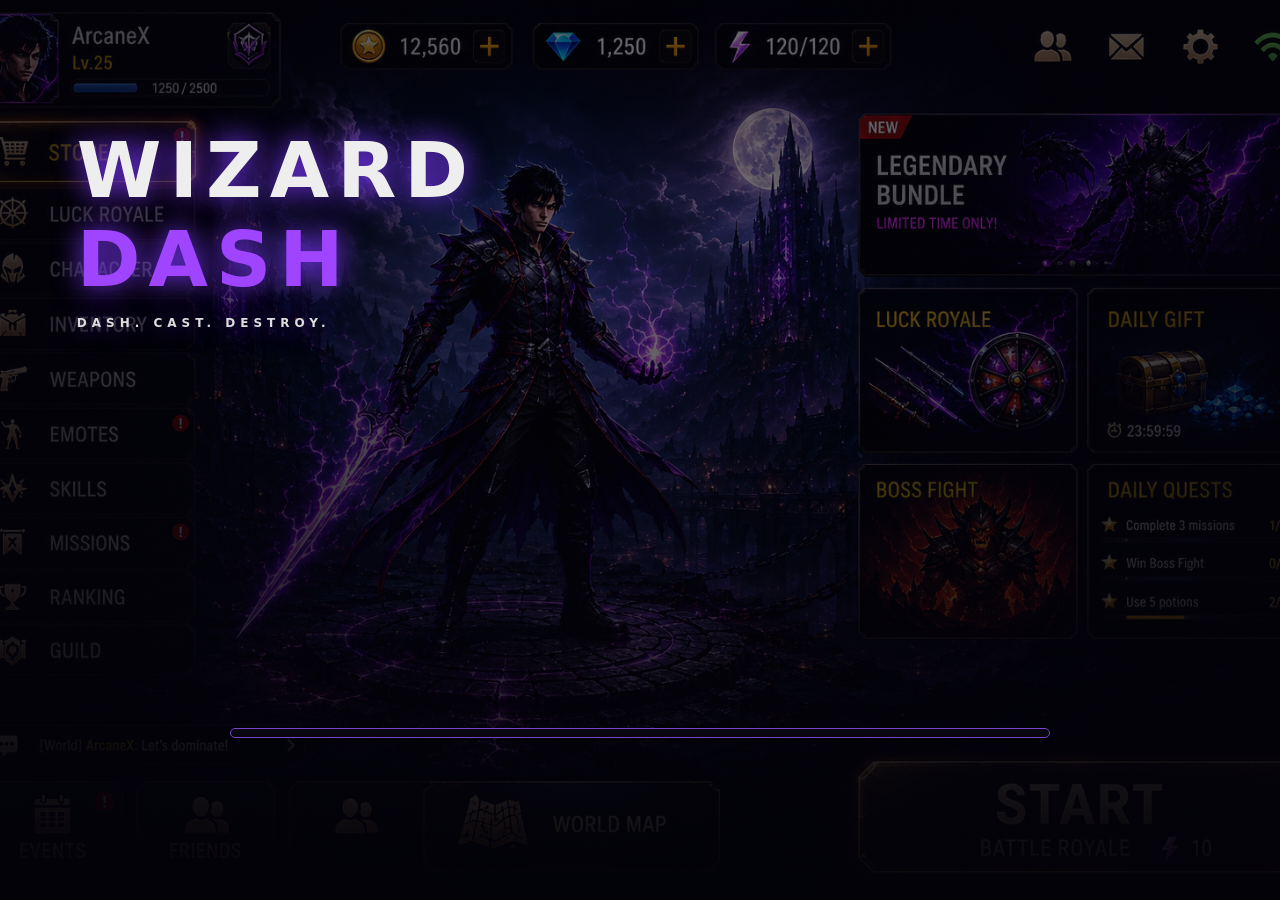
<file: index.html>
<!doctype html>
<html lang="en">
<head>
  <meta charset="utf-8">
  <meta name="viewport" content="width=device-width,initial-scale=1,maximum-scale=1,user-scalable=no,viewport-fit=cover">
  <meta name="theme-color" content="#070711">
  <meta name="mobile-web-app-capable" content="yes">
  <meta name="apple-mobile-web-app-capable" content="yes">
  <title>Wizard Dash</title>
  <link rel="manifest" href="manifest.json">
  <link rel="stylesheet" href="css/base.css">
  <link rel="stylesheet" href="css/screens.css">
</head>
<body>
  <div id="orientation" class="orientation">
    <div class="orientation-card"><div class="rotate-icon">⟳</div><h2>ROTATE DEVICE</h2><p>Wizard Dash is designed for landscape play.</p></div>
  </div>

  <main id="app">
    <section id="splash" class="screen active">
      <div class="splash-art"></div>
      <div class="splash-overlay"></div>
      <div class="splash-title"><span>WIZARD</span><b>DASH</b><small>DASH. CAST. DESTROY.</small></div>
      <div class="loading"><div id="loading-bar"></div></div>
      <div id="loading-text">LOADING 0%</div>
    </section>

    <section id="login" class="screen">
      <div class="login-art"></div>
      <div class="login-panel">
        <div class="brand">WIZARD <b>DASH</b></div>
        <h1>ENTER THE REALM</h1>
        <p>Create your player profile, then choose Google, GOST ID, or Guest.</p>
        <label class="name-field"><span>PLAYER NAME</span><input id="player-name" maxlength="18" autocomplete="nickname" value="ArcaneX"></label>
        <div class="auth-row">
          <button class="auth-btn google" data-auth="Google">G <span>GOOGLE</span></button>
          <button class="auth-btn gost" data-auth="GOST ID">◈ <span>GOST ID</span></button>
          <button class="auth-btn guest" data-auth="Guest">GUEST</button>
        </div>
        <div class="login-note">16+ • Your progress is saved on this device</div>
      </div>
    </section>

    <section id="home" class="screen">
      <header class="topbar">
        <button id="profile-mini" class="profile-mini"></button>
        <div class="currency"><span>🪙 <b id="gold">0</b> ＋</span><span>💎 <b id="diamonds">0</b> ＋</span><span>⚡ <b id="energy">0</b>/<b id="max-energy">0</b> ＋</span></div>
        <div class="top-actions"><button data-open="friends">♟</button><button data-open="messages">✉</button><button data-open="settings">⚙</button><span class="online-dot">●</span></div>
      </header>

      <aside class="left-nav">
        <button class="nav-btn active" data-open="shop">🛒 <span>STORE</span><i>!</i></button>
        <button class="nav-btn" data-open="wheel">◉ <span>LUCK WHEEL</span></button>
        <button class="nav-btn" data-open="profile">◉ <span>CHARACTER</span></button>
        <button class="nav-btn" data-open="inventory">▣ <span>INVENTORY</span></button>
        <button class="nav-btn" data-open="weapons">⚔ <span>WEAPONS</span></button>
        <button class="nav-btn" data-open="emotes">♟ <span>EMOTES</span></button>
        <button class="nav-btn" data-open="skills">✦ <span>SKILLS</span></button>
        <button class="nav-btn" data-open="missions">▤ <span>MISSIONS</span><i>!</i></button>
        <button class="nav-btn" data-open="ranking">🏆 <span>RANKING</span></button>
        <button class="nav-btn" data-open="guild">♜ <span>GUILD</span></button>
      </aside>

      <section class="hero">
        <div class="hero-bg"></div>
        <div id="hero-character" class="hero-character"><div class="hero-aura"></div><div class="hero-body">⚔</div></div>
        <button id="hero-emote" class="emote-trigger">EMOTES</button>
      </section>

      <aside class="right-stack">
        <div class="promo card"><span>NEW</span><h3>VOID HUNTER BUNDLE</h3><p>Limited legendary set</p></div>
        <button class="card action-card" data-open="wheel"><strong>LUCK WHEEL</strong><small>Weapons • skins • diamonds</small></button>
        <button class="card action-card" data-open="daily"><strong>DAILY GIFT</strong><small id="daily-status">Free reward available</small></button>
        <button class="card boss-card" data-open="boss"><strong>BOSS FIGHT</strong><small>Next boss challenge</small></button>
        <div class="card quests"><strong>DAILY QUESTS</strong><p>★ Complete 3 missions <b id="q1">0/3</b></p><p>★ Win a boss fight <b id="q2">0/1</b></p><p>★ Use 5 potions <b id="q3">0/5</b></p></div>
      </aside>

      <div class="bottom-tools">
        <div class="chat">💬 <span>[World] ArcaneX: Let's dominate!</span></div>
        <div class="quick"><button data-open="events">EVENTS</button><button data-open="friends">FRIENDS</button><button data-open="inventory">ITEMS</button></div>
      </div>

      <div class="start-zone">
        <button id="map-selector" class="map-selector">🗺 <span id="selected-world">WORLD 1 • CURSED FOREST</span> ▴</button>
        <button id="start-btn" class="start-btn"><span>START</span><small id="start-label">MISSION 1 • ⚡10</small></button>
        <button id="quick-emotes" class="quick-emotes">✦ EMOTES</button>
      </div>
    </section>

    <section id="panel" class="screen panel-screen">
      <div class="panel-head"><button id="panel-back">←</button><div><h1 id="panel-title"></h1><p id="panel-subtitle"></p></div><button id="panel-close">×</button></div>
      <div id="panel-content" class="panel-content"></div>
    </section>

    <section id="map" class="screen panel-screen">
      <div class="panel-head"><button data-back-home>←</button><div><h1>WORLD MAP</h1><p>Complete each world to unlock the next.</p></div><button data-back-home>×</button></div>
      <div id="world-grid" class="world-grid"></div>
    </section>

    <section id="combat" class="screen combat-screen">
      <canvas id="game-canvas"></canvas>
      <div class="combat-hud">
        <div class="combat-player"><div id="combat-avatar"></div><div><b id="combat-name">ArcaneX</b><div class="bar hp"><i id="player-hp"></i></div><small id="combat-hp-text"></small></div></div>
        <div class="combat-info"><b id="mission-title">WORLD 1 • MISSION 1</b><span id="mission-objective">Defeat all enemies</span></div>
        <div class="combat-right"><span>🪙 <b id="combat-gold">0</b></span><span>💎 <b id="combat-diamond">0</b></span><button id="combat-pause">Ⅱ</button></div>
      </div>
      <div class="combat-message" id="combat-message"></div>
      <div class="touch-controls">
        <div class="move-pad"><button data-key="a">←</button><button data-key="d">→</button><button data-key="w">↑</button><button data-key="s">↓</button></div>
        <div class="combat-actions"><button data-action="dash">DASH</button><button data-action="jump">JUMP</button><button data-action="strike">⚔</button><button data-action="skill">✦</button><button data-action="shield">◉</button><button data-action="potion">🧪</button></div>
      </div>
      <div class="combat-pause" id="pause-menu"><div><h2>PAUSED</h2><button id="resume">RESUME</button><button id="quit-combat">QUIT MISSION</button></div></div>
    </section>
  </main>

  <script type="module" src="js/main.js"></script>
</body>
</html>
</file>
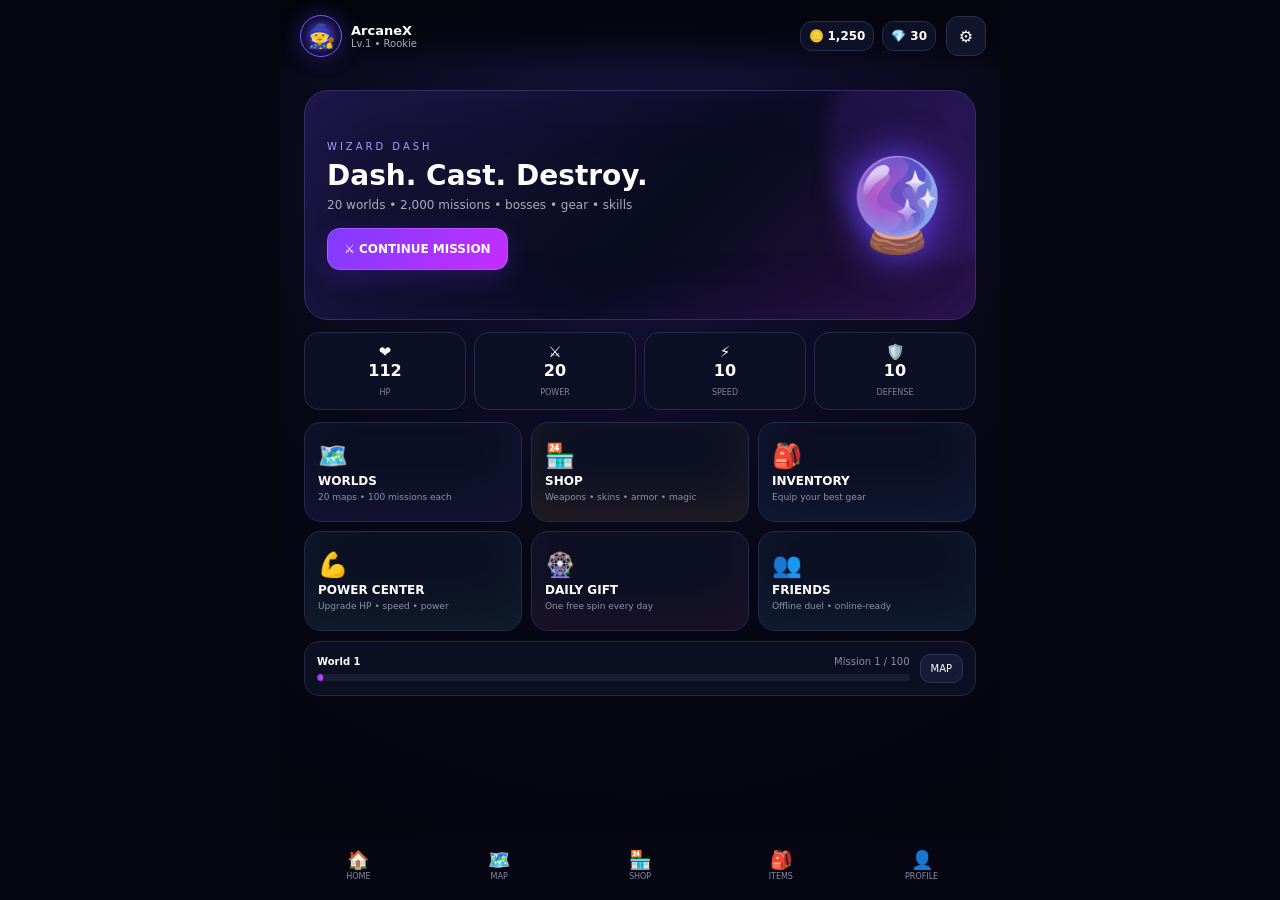
<file: app/src/main/assets/index.html>
<!doctype html>
<html lang="en">
<head>
<meta charset="utf-8">
<meta name="viewport" content="width=device-width,initial-scale=1,maximum-scale=1,user-scalable=no,viewport-fit=cover">
<meta name="theme-color" content="#070817">
<meta name="mobile-web-app-capable" content="yes">
<meta name="apple-mobile-web-app-capable" content="yes">
<link rel="manifest" href="manifest.webmanifest">
<title>Wizard Dash</title>
<link rel="stylesheet" href="style.css">
</head>
<body>
<div id="app">
  <header class="topbar">
    <button class="profile-chip" data-screen="profile">
      <div class="avatar" id="topAvatar">🧙</div>
      <div class="profile-copy"><strong id="topName">ArcaneX</strong><small>Lv.<span id="topLevel">1</span> • <span id="topRank">Rookie</span></small></div>
    </button>
    <div class="wallet">
      <span>🪙 <b id="gold">1250</b></span>
      <span>💎 <b id="diamonds">30</b></span>
    </div>
    <button class="icon-btn" data-screen="settings">⚙️</button>
  </header>

  <main id="screen-home" class="screen active">
    <section class="hero-card">
      <div class="hero-copy">
        <div class="eyebrow">WIZARD DASH</div>
        <h1>Dash. Cast. Destroy.</h1>
        <p>20 worlds • 2,000 missions • bosses • gear • skills</p>
        <button class="cta" data-action="continue">⚔️ CONTINUE MISSION</button>
      </div>
      <div class="hero-orb">🔮</div>
    </section>

    <section class="quick-stats">
      <div><span>❤️</span><b id="homeHp">100</b><small>HP</small></div>
      <div><span>⚔️</span><b id="homePower">20</b><small>POWER</small></div>
      <div><span>⚡</span><b id="homeSpeed">10</b><small>SPEED</small></div>
      <div><span>🛡️</span><b id="homeDefense">10</b><small>DEFENSE</small></div>
    </section>

    <section class="home-grid">
      <button class="menu-card purple" data-screen="worlds"><span>🗺️</span><b>WORLDS</b><small>20 maps • 100 missions each</small></button>
      <button class="menu-card gold" data-screen="shop"><span>🏪</span><b>SHOP</b><small>Weapons • skins • armor • magic</small></button>
      <button class="menu-card blue" data-screen="inventory"><span>🎒</span><b>INVENTORY</b><small>Equip your best gear</small></button>
      <button class="menu-card green" data-screen="power"><span>💪</span><b>POWER CENTER</b><small>Upgrade HP • speed • power</small></button>
      <button class="menu-card red" data-screen="wheel"><span>🎡</span><b>DAILY GIFT</b><small>One free spin every day</small></button>
      <button class="menu-card cyan" data-screen="friends"><span>👥</span><b>FRIENDS</b><small>Offline duel • online-ready</small></button>
    </section>

    <section class="progress-card">
      <div><div><b id="progressTitle">World 1</b><span id="progressText">Mission 1 / 100</span></div><div class="bar"><i id="progressBar"></i></div></div>
      <button data-screen="worlds">MAP</button>
    </section>
  </main>

  <main id="screen-worlds" class="screen">
    <div class="screen-head"><button class="back" data-screen="home">←</button><div><h2>WORLD MAP</h2><p>Complete missions to unlock the next world.</p></div></div>
    <div id="worldGrid" class="world-grid"></div>
  </main>

  <main id="screen-missions" class="screen">
    <div class="screen-head"><button class="back" data-screen="worlds">←</button><div><h2 id="missionWorldTitle">WORLD 1</h2><p>100 missions • Boss at 100</p></div></div>
    <div id="missionGrid" class="mission-grid"></div>
  </main>

  <main id="screen-battle" class="screen battle-screen">
    <div class="battle-hud">
      <div><small id="battleWorld">WORLD 1 • MISSION 1</small><div class="battle-player"><span id="battleAvatar">🧙</span><div><b id="battleName">ArcaneX</b><div class="hpbar"><i id="playerHpBar"></i></div><small id="playerHpText">100 / 100</small></div></div></div>
      <div class="timer" id="battleTimer">02:00</div>
      <div class="battle-wallet">🪙 <span id="battleGold">1250</span> 💎 <span id="battleDiamonds">30</span></div>
    </div>
    <div class="battle-arena">
      <div class="mission-objective"><b id="objectiveTitle">DEFEAT ALL ENEMIES</b><small id="objectiveText">Enemies remaining: 3</small></div>
      <div id="arena"></div>
      <div class="boss-label hidden" id="bossLabel">👑 BOSS</div>
      <div class="damage-float" id="damageFloat"></div>
    </div>
    <div class="combat-actions">
      <button class="round" data-combat="move-left">←</button>
      <button class="round" data-combat="attack">⚔️</button>
      <button class="round" data-combat="move-up">↑</button>
      <button class="round" data-combat="skill">⚡</button>
      <button class="round" data-combat="magic">🔮</button>
      <button class="round" data-combat="move-right">→</button>
    </div>
    <div class="battle-skills">
      <button data-combat="dash">💨 DASH</button>
      <button data-combat="shield">🛡️ SHIELD</button>
      <button data-combat="heal">🧪 HEAL</button>
      <button data-combat="ultimate">✨ ULTIMATE</button>
    </div>
    <button class="battle-exit" data-action="quit-battle">✕</button>
  </main>

  <main id="screen-shop" class="screen">
    <div class="screen-head"><button class="back" data-screen="home">←</button><div><h2>SHOP</h2><p>Buy gear with Gold or Diamonds.</p></div></div>
    <div class="tabs" id="shopTabs"></div>
    <div id="shopGrid" class="item-grid"></div>
  </main>

  <main id="screen-inventory" class="screen">
    <div class="screen-head"><button class="back" data-screen="home">←</button><div><h2>INVENTORY</h2><p>Equip your strongest items.</p></div></div>
    <div class="loadout" id="loadout"></div>
    <div id="inventoryGrid" class="item-grid"></div>
  </main>

  <main id="screen-power" class="screen">
    <div class="screen-head"><button class="back" data-screen="home">←</button><div><h2>POWER CENTER</h2><p>Upgrades are expensive but permanent.</p></div></div>
    <div class="power-card"><div class="power-hero" id="powerHero">💪</div><h3 id="powerLevelText">Power Level 1</h3><p>Spend Gold to permanently increase your combat stats.</p></div>
    <div id="upgradeGrid" class="upgrade-grid"></div>
  </main>

  <main id="screen-wheel" class="screen">
    <div class="screen-head"><button class="back" data-screen="home">←</button><div><h2>DAILY GIFT</h2><p>Spin once every 24 hours.</p></div></div>
    <div class="wheel-card"><div class="wheel" id="wheel">🎁</div><button class="cta" id="spinButton">🎡 SPIN FREE WHEEL</button><p id="wheelStatus">Your free spin is ready.</p></div>
    <div class="reward-list" id="rewardList"></div>
  </main>

  <main id="screen-profile" class="screen">
    <div class="screen-head"><button class="back" data-screen="home">←</button><div><h2>PROFILE</h2><p>Your wizard profile and progress.</p></div></div>
    <div class="profile-panel"><div class="big-avatar" id="profileAvatar">🧙</div><h2 id="profileName">ArcaneX</h2><p>Level <b id="profileLevel">1</b> • <span id="profileRank">Rookie</span></p><div class="xpbar"><i id="xpBar"></i></div><small id="xpText">0 / 100 XP</small></div>
    <div class="avatar-grid" id="avatarGrid"></div>
    <div class="achievement-grid" id="achievementGrid"></div>
  </main>

  <main id="screen-friends" class="screen">
    <div class="screen-head"><button class="back" data-screen="home">←</button><div><h2>FRIENDS</h2><p>Play offline or connect to an online room.</p></div></div>
    <div class="online-card"><div class="online-dot"></div><div><b id="connectionTitle">OFFLINE MODE</b><small id="connectionText">Everything works without internet.</small></div><button id="onlineToggle">ONLINE</button></div>
    <div class="room-card"><label>ROOM CODE</label><div class="room-code" id="roomCode">WD-4821</div><button data-action="copy-room">📋 COPY ROOM CODE</button></div>
    <div class="friend-list" id="friendList"></div>
    <button class="cta full" data-action="duel">⚔️ START FRIEND DUEL</button>
  </main>

  <main id="screen-settings" class="screen">
    <div class="screen-head"><button class="back" data-screen="home">←</button><div><h2>SETTINGS</h2><p>Game options and save data.</p></div></div>
    <div class="settings-list">
      <button id="soundToggle">🔊 SOUND <span>ON</span></button>
      <button id="vibrateToggle">📳 VIBRATION <span>ON</span></button>
      <button id="languageToggle">🌐 LANGUAGE <span>EN</span></button>
      <button data-action="save">💾 SAVE NOW</button>
      <button class="danger" data-action="reset">♻️ RESET PROGRESS</button>
    </div>
  </main>

  <nav class="bottom-nav">
    <button data-screen="home">🏠<small>HOME</small></button>
    <button data-screen="worlds">🗺️<small>MAP</small></button>
    <button data-screen="shop">🏪<small>SHOP</small></button>
    <button data-screen="inventory">🎒<small>ITEMS</small></button>
    <button data-screen="profile">👤<small>PROFILE</small></button>
  </nav>
</div>
<div id="toast"></div>
<script src="script.js"></script>
</body>
</html>
</file>
<file: css/base.css>
*{box-sizing:border-box}html,body{margin:0;width:100%;height:100%;overflow:hidden;background:#05050d;color:#eee;font-family:Inter,system-ui,-apple-system,Segoe UI,sans-serif}button{font:inherit;color:inherit;border:0;cursor:pointer;-webkit-tap-highlight-color:transparent}body{user-select:none}.screen{position:absolute;inset:0;display:none;overflow:hidden}.screen.active{display:block}.card,.nav-btn,.start-btn,.map-selector,.auth-btn{background:linear-gradient(135deg,rgba(14,14,31,.94),rgba(5,5,15,.88));border:1px solid rgba(150,93,255,.32);box-shadow:0 0 20px rgba(112,35,255,.08),inset 0 0 18px rgba(255,255,255,.02)}.card{border-radius:12px}.orientation{display:none;position:fixed;z-index:9999;inset:0;background:#05050d;place-items:center}.orientation-card{text-align:center;padding:35px}.rotate-icon{font-size:60px;color:#a86cff}.orientation h2{letter-spacing:4px}.orientation p{color:#aaa}@media(orientation:portrait) and (max-width:900px){.orientation{display:grid}#app{display:none}}
</file>
<file: css/screens.css>
.splash-art,.login-art,.hero-bg{position:absolute;inset:0;background-size:cover;background-position:center}.splash-art{background-image:linear-gradient(90deg,rgba(4,3,12,.38),rgba(6,4,18,.3)),url('../assets/lobby.png')}.splash-overlay{position:absolute;inset:0;background:radial-gradient(circle at 50% 48%,transparent 0 20%,rgba(3,2,10,.5) 75%),linear-gradient(180deg,rgba(2,2,7,.1),rgba(2,2,8,.9))}.splash-title{position:absolute;left:6%;top:14%;font-size:clamp(36px,6vw,92px);font-weight:900;letter-spacing:8px;text-shadow:0 0 28px #7d37ff}.splash-title span{display:block}.splash-title b{color:#9f45ff}.splash-title small{display:block;font-size:12px;letter-spacing:5px;color:#ddd;margin-top:12px}.loading{position:absolute;left:18%;right:18%;bottom:18%;height:10px;border:1px solid #7544c7;border-radius:99px;padding:2px;background:#090812}.loading div{height:100%;width:0;border-radius:99px;background:linear-gradient(90deg,#5c20ff,#c45cff);box-shadow:0 0 16px #8d3cff}.splash #loading-text{position:absolute;bottom:14%;left:0;right:0;text-align:center;font-size:12px;letter-spacing:3px}.login-art{background-image:linear-gradient(90deg,rgba(5,4,15,.35),rgba(5,4,15,.7)),url('../assets/login.png')}.login-panel{position:absolute;right:5%;top:50%;transform:translateY(-50%);width:min(420px,42vw);padding:30px;border-radius:22px;background:rgba(5,5,16,.9);border:1px solid rgba(164,92,255,.5);box-shadow:0 0 50px rgba(95,25,220,.3)}.brand{font-size:25px;letter-spacing:4px}.brand b{color:#a64dff}.login-panel h1{font-size:32px;margin:18px 0 6px}.login-panel p{color:#aaa;font-size:13px;line-height:1.5}.auth-btn{width:100%;padding:15px;margin:7px 0;border-radius:10px;text-align:left}.auth-btn span{margin-left:10px}.google{background:#fff;color:#222}.gost{background:#20172f}.guest{text-align:center;background:linear-gradient(90deg,#6120d9,#a334ff)}.login-note{text-align:center;color:#777;font-size:11px;margin-top:14px}.topbar{position:absolute;z-index:5;top:12px;left:14px;right:14px;height:65px;display:flex;align-items:center;gap:18px}.profile-mini{width:250px;height:58px;border-radius:12px;background:rgba(6,6,16,.82);border:1px solid #6b43c5;position:relative}.profile-mini:after{content:'ArcaneX  •  Lv.25';position:absolute;left:62px;top:10px;font-weight:800}.profile-mini:before{content:'⚔';position:absolute;left:10px;top:8px;width:44px;height:44px;display:grid;place-items:center;border-radius:50%;background:radial-gradient(circle,#7027ff,#10051d);font-size:22px}.currency{display:flex;gap:12px;align-items:center;flex:1;justify-content:center}.currency span{padding:10px 15px;border:1px solid #3a2b52;border-radius:10px;background:rgba(5,5,14,.8)}.currency b{color:#fff}.top-actions{display:flex;gap:10px;align-items:center}.top-actions button{background:none;font-size:24px}.online-dot{color:#53d86b;font-size:18px}.left-nav{position:absolute;z-index:6;left:14px;top:92px;bottom:86px;width:245px;display:flex;flex-direction:column;gap:6px}.nav-btn{height:48px;border-radius:8px;text-align:left;padding:0 15px;font-weight:800;letter-spacing:1px;position:relative}.nav-btn span{margin-left:10px}.nav-btn.active{border-color:#ffb52d;box-shadow:0 0 18px rgba(255,169,35,.16);color:#ffc15b}.nav-btn i{position:absolute;right:9px;top:5px;width:16px;height:16px;border-radius:50%;background:#ff335e;font-size:10px;font-style:normal;text-align:center;padding-top:2px}.hero{position:absolute;inset:0 0 0 250px}.hero-bg{background-image:linear-gradient(90deg,rgba(5,4,15,.35),rgba(5,4,15,.08)),url('../assets/lobby.png');filter:saturate(1.1)}.hero-character{position:absolute;left:36%;top:18%;width:30%;height:68%;display:grid;place-items:center}.hero-body{font-size:clamp(80px,12vw,180px);filter:drop-shadow(0 0 22px #a13dff);transform:rotate(-10deg)}.hero-aura{position:absolute;width:55%;aspect-ratio:1;border-radius:50%;background:radial-gradient(circle,rgba(167,68,255,.25),transparent 65%);animation:pulse 2.4s infinite}.emote-trigger{position:absolute;bottom:19%;left:35%;padding:10px 18px;border:1px solid #8750e5;background:#090815d9;border-radius:9px}@keyframes pulse{50%{transform:scale(1.15);opacity:.55}}.right-stack{position:absolute;z-index:6;right:14px;top:93px;width:360px;display:grid;grid-template-columns:1fr 1fr;gap:9px}.promo{grid-column:1/-1;height:145px;padding:18px;background:linear-gradient(135deg,rgba(39,9,70,.94),rgba(8,7,18,.88)),url('../assets/lobby.png') center/cover}.promo span{color:#ff4777;font-weight:900}.promo h3{font-size:24px;margin:15px 0 4px}.promo p,.action-card small,.boss-card small{color:#aaa}.action-card,.boss-card{height:110px;text-align:left;padding:16px}.action-card strong,.boss-card strong{display:block;color:#ffc052;margin-bottom:7px}.boss-card{background:linear-gradient(135deg,rgba(65,18,15,.9),rgba(8,5,10,.95))}.quests{grid-column:1/-1;padding:14px;height:115px}.quests strong{color:#ffc052}.quests p{margin:7px 0;font-size:12px;color:#ddd}.quests b{float:right;color:#ffc052}.bottom-tools{position:absolute;z-index:7;left:14px;bottom:14px;display:flex;flex-direction:column;gap:8px}.chat{background:rgba(5,5,14,.82);padding:12px 16px;border:1px solid #302744;border-radius:8px;font-size:12px}.chat span{color:#d9b5ff}.quick{display:flex;gap:6px}.quick button{padding:10px 14px;background:#0a0912dd;border:1px solid #302744;border-radius:8px;font-size:11px}.start-zone{position:absolute;z-index:8;right:15px;bottom:14px;width:440px;display:flex;flex-direction:column;gap:7px}.map-selector{height:52px;border-radius:10px;font-weight:800}.start-btn{height:90px;border-radius:18px;border-color:#c98622;background:linear-gradient(180deg,#4d3510,#161006);box-shadow:0 0 30px rgba(255,175,35,.15)}.start-btn span{display:block;font-size:42px;line-height:38px;font-weight:950;letter-spacing:2px;color:#ffd37a}.start-btn small{font-size:13px;color:#f1c168}.panel-screen{background:radial-gradient(circle at 50% 20%,#1a0d34,#05050d 65%)}.panel-head{height:86px;display:flex;align-items:center;gap:20px;padding:12px 20px;border-bottom:1px solid #261d38;background:#080711ee}.panel-head>button{width:50px;height:50px;border-radius:10px;background:#111020;border:1px solid #382a51;font-size:28px}.panel-head h1{margin:0;font-size:28px}.panel-head p{margin:4px 0;color:#888}.panel-content{position:absolute;inset:86px 0 0;padding:24px;overflow:auto}.world-grid{position:absolute;inset:100px 20px 20px;padding:10px;display:grid;grid-template-columns:repeat(4,1fr);gap:14px;overflow:auto}.world{min-height:145px;border-radius:16px;padding:18px;text-align:left;background:linear-gradient(135deg,#111020,#07070f);border:1px solid #30254b}.world.locked{opacity:.45}.world.active{border-color:#a15cff;box-shadow:0 0 22px rgba(140,57,255,.18)}.world h3{margin:0 0 8px}.world p{color:#999;font-size:12px}.world .progress{height:6px;background:#201c2c;border-radius:9px;margin-top:16px}.world .progress i{display:block;height:100%;background:#a84dff;border-radius:9px}.mission-grid{display:grid;grid-template-columns:repeat(8,1fr);gap:9px}.mission{min-height:90px;padding:10px;border-radius:10px;background:#0d0c17;border:1px solid #30274a}.mission.done{border-color:#4fca88}.mission.current{border-color:#a85cff}.mission.locked{opacity:.35}.shop-grid,.inventory-grid,.avatar-grid,.emote-grid{display:grid;grid-template-columns:repeat(4,1fr);gap:14px}.item{padding:16px;border:1px solid #30274a;border-radius:14px;background:#0d0c17}.item .icon{font-size:42px}.item h3{margin:8px 0}.item p{color:#888;font-size:12px}.item button,.wide-btn{margin-top:12px;width:100%;padding:10px;border-radius:8px;background:#6b2de2}.wheel-wrap{text-align:center;display:grid;place-items:center;gap:18px}.wheel{width:min(48vh,420px);aspect-ratio:1;border-radius:50%;border:12px solid #271b3e;background:conic-gradient(#7024b7 0 45deg,#df7a21 45deg 90deg,#2f65d0 90deg 135deg,#4eae73 135deg 180deg,#7024b7 180deg 225deg,#df7a21 225deg 270deg,#2f65d0 270deg 315deg,#4eae73 315deg);display:grid;place-items:center;box-shadow:0 0 50px rgba(151,57,255,.28);transition:transform 1.2s cubic-bezier(.12,.7,.25,1)}.wheel span{background:#090812;width:110px;height:110px;border-radius:50%;display:grid;place-items:center;border:3px solid #b067ff}.profile-card{max-width:700px;margin:auto;padding:28px;border:1px solid #39295a;border-radius:20px;background:#0c0b18;text-align:center}.avatar-grid{grid-template-columns:repeat(6,1fr);margin-top:18px}.avatar{height:70px;border-radius:12px;background:#11101d;border:1px solid #30274a;font-size:34px}.avatar.selected{border-color:#a75cff;box-shadow:0 0 18px rgba(165,75,255,.22)}.combat-screen{background:#02030a}.combat-screen canvas{position:absolute;inset:0;width:100%;height:100%;image-rendering:auto}.combat-hud{position:absolute;z-index:5;top:12px;left:18px;right:18px;display:flex;justify-content:space-between;align-items:flex-start;pointer-events:none}.combat-player,.combat-info,.combat-right{background:rgba(5,5,12,.72);border:1px solid #32264b;border-radius:10px;padding:9px 13px}.combat-player{display:flex;gap:10px;min-width:250px}.bar{width:180px;height:8px;background:#2b0e15;border-radius:8px;margin-top:6px;overflow:hidden}.bar i{display:block;height:100%;width:100%;background:#d63d59}.combat-info{text-align:center}.combat-info span{display:block;color:#aaa;font-size:12px;margin-top:4px}.combat-right{display:flex;gap:16px;align-items:center}.combat-right button{background:#1b1428;padding:5px 10px;border-radius:6px}.touch-controls{position:absolute;z-index:6;left:20px;right:20px;bottom:18px;display:flex;justify-content:space-between;align-items:end}.move-pad{display:grid;grid-template-columns:repeat(3,58px);gap:6px}.move-pad button{height:58px;border-radius:50%;background:rgba(12,11,24,.78);border:1px solid #6b42a7;box-shadow:0 0 12px rgba(119,47,200,.16)}.move-pad button:nth-child(1){grid-column:1}.move-pad button:nth-child(2){grid-column:3}.move-pad button:nth-child(3){grid-column:2;grid-row:1}.move-pad button:nth-child(4){grid-column:2;grid-row:2}.combat-actions{display:flex;gap:8px}.combat-actions button{width:65px;height:65px;border-radius:50%;background:radial-gradient(circle at 35% 25%,#4f2b88,#100c19);border:1px solid #a256ff;box-shadow:0 0 18px rgba(157,62,255,.2);font-size:12px}.combat-actions button:nth-child(3){width:82px;height:82px;background:radial-gradient(circle,#a737ff,#25103d);font-size:30px}.combat-message{position:absolute;z-index:7;top:80px;left:0;right:0;text-align:center;font-weight:900;text-shadow:0 2px 8px #000}.combat-pause{display:none;position:absolute;z-index:10;inset:0;background:rgba(0,0,0,.65);place-items:center}.combat-pause.open{display:grid}.combat-pause>div{background:#0c0b17;padding:35px;border:1px solid #7442b5;border-radius:18px;text-align:center}.combat-pause button{display:block;width:220px;margin:10px;padding:12px;border-radius:8px;background:#6d2fe4}.toast{position:fixed;z-index:100;left:50%;bottom:9%;transform:translateX(-50%);padding:12px 18px;border-radius:10px;background:#0c0b16;border:1px solid #a65bff;box-shadow:0 0 25px rgba(166,91,255,.2)}@media(max-width:1050px){.left-nav{width:180px}.hero{inset-left:185px}.right-stack{width:300px}.start-zone{width:330px}.profile-mini{width:190px}.nav-btn{font-size:11px}.currency span{padding:7px 9px;font-size:11px}.right-stack{top:82px}.hero-character{left:32%}}
.name-field{display:flex;flex-direction:column;gap:7px;margin:10px 0 14px;text-align:left}
.name-field span{font-size:11px;letter-spacing:.18em;color:#aaa4c8}
.name-field input{width:100%;box-sizing:border-box;border:1px solid rgba(160,90,255,.45);background:#0b0b1c;color:#fff;border-radius:12px;padding:12px 14px;font-size:16px;outline:none}
.name-field input:focus{border-color:#a84dff;box-shadow:0 0 18px rgba(168,77,255,.2)}
.auth-row{display:grid;grid-template-columns:1fr 1fr 1fr;gap:8px}
.auth-row .auth-btn{min-height:46px;padding:8px 6px}
.auth-row .auth-btn span{font-size:11px}
.quick-emotes{position:absolute;right:0;bottom:-56px;border:1px solid rgba(170,90,255,.55);background:rgba(11,9,27,.92);color:#e7d7ff;border-radius:12px;padding:10px 15px;font-weight:800;letter-spacing:.06em;box-shadow:0 0 20px rgba(132,60,255,.16)}
.start-zone{position:relative}
.emote-wheel{position:absolute;right:0;bottom:0;width:230px;height:230px;display:none;z-index:30}
.emote-wheel.open{display:block}
.emote-wheel button{position:absolute;width:54px;height:54px;border-radius:50%;border:1px solid rgba(186,92,255,.7);background:#11102a;color:#fff;font-size:24px;box-shadow:0 0 20px rgba(130,60,255,.28)}
.emote-wheel button:nth-child(1){left:88px;top:4px}.emote-wheel button:nth-child(2){right:8px;top:48px}.emote-wheel button:nth-child(3){right:8px;bottom:48px}.emote-wheel button:nth-child(4){left:88px;bottom:4px}.emote-wheel button:nth-child(5){left:8px;bottom:48px}.emote-wheel button:nth-child(6){left:8px;top:48px}
@media(max-height:600px){.quick-emotes{bottom:-48px}.auth-row .auth-btn{min-height:40px}.name-field{margin:5px 0 8px}}
</file>
<file: app/src/main/assets/style.css>
*{box-sizing:border-box}html,body{margin:0;width:100%;height:100%;background:#050610;color:#fff;font-family:Inter,system-ui,-apple-system,Segoe UI,sans-serif;overflow:hidden}body{touch-action:manipulation}button{font:inherit;color:inherit;border:0;cursor:pointer;-webkit-tap-highlight-color:transparent}#app{height:100%;max-width:720px;margin:auto;background:radial-gradient(circle at 50% 20%,#17123d 0,#070817 48%,#03040a 100%);position:relative;overflow:hidden}.screen{position:absolute;inset:72px 0 72px;display:none;overflow:auto;padding:14px 16px 28px}.screen.active{display:block}.topbar{position:absolute;z-index:20;top:0;left:0;right:0;height:72px;display:flex;align-items:center;gap:10px;padding:10px 14px;background:linear-gradient(180deg,rgba(3,4,12,.98),rgba(3,4,12,.76),transparent)}.profile-chip{display:flex;align-items:center;gap:9px;background:transparent;text-align:left;min-width:0}.avatar,.big-avatar{display:grid;place-items:center;border-radius:50%;background:radial-gradient(circle,#654cff,#171044 60%,#080816);border:1px solid #725cff;box-shadow:0 0 22px #6b48ff55}.avatar{width:42px;height:42px;font-size:23px}.profile-copy{display:flex;flex-direction:column;min-width:0}.profile-copy strong{font-size:13px;white-space:nowrap;overflow:hidden;text-overflow:ellipsis}.profile-copy small{color:#a7a8bc;font-size:10px}.wallet{margin-left:auto;display:flex;gap:8px;font-size:12px}.wallet span{padding:7px 8px;background:#101229dd;border:1px solid #292d4b;border-radius:12px;white-space:nowrap}.icon-btn,.back{width:40px;height:40px;border-radius:12px;background:#11152c;border:1px solid #292e4e}.hero-card{min-height:230px;margin-top:4px;border:1px solid #342f63;border-radius:24px;padding:22px;display:flex;align-items:center;overflow:hidden;position:relative;background:linear-gradient(135deg,#1a1540,#090b1e 55%,#281143);box-shadow:inset 0 0 80px #6b37ff18}.hero-card:after{content:"";position:absolute;width:230px;height:230px;border-radius:50%;right:-80px;top:-60px;background:#703cff22;filter:blur(8px)}.hero-copy{position:relative;z-index:2;max-width:75%}.eyebrow{font-size:10px;letter-spacing:3px;color:#a99cff}.hero-copy h1{font-size:28px;margin:7px 0 6px}.hero-copy p{color:#aaaabd;font-size:12px;margin:0 0 16px}.hero-orb{position:absolute;right:22px;font-size:90px;filter:drop-shadow(0 0 20px #6c43ff)}.cta{background:linear-gradient(135deg,#7d3cff,#c72cff);border:1px solid #c993ff55;padding:13px 16px;border-radius:13px;font-weight:800;font-size:12px;box-shadow:0 8px 25px #7a35ff33}.quick-stats{display:grid;grid-template-columns:repeat(4,1fr);gap:8px;margin:12px 0}.quick-stats div{padding:10px 5px;border-radius:15px;text-align:center;background:#0d1025;border:1px solid #252a47}.quick-stats span{display:block;font-size:15px}.quick-stats b{display:block;font-size:16px}.quick-stats small{color:#7e829d;font-size:8px}.home-grid{display:grid;grid-template-columns:repeat(2,1fr);gap:9px}.menu-card{min-height:100px;padding:13px;border-radius:17px;text-align:left;background:#0d1024;border:1px solid #252a48;display:flex;flex-direction:column;justify-content:center}.menu-card span{font-size:24px}.menu-card b{font-size:12px;margin-top:4px}.menu-card small{font-size:9px;color:#8e91a9;margin-top:4px}.purple{box-shadow:inset 0 -25px 50px #6c3dff12}.gold{box-shadow:inset 0 -25px 50px #ffb52c12}.blue{box-shadow:inset 0 -25px 50px #2c7fff12}.green{box-shadow:inset 0 -25px 50px #38ff8a0e}.red{box-shadow:inset 0 -25px 50px #ff386a0e}.cyan{box-shadow:inset 0 -25px 50px #32eaff0e}.progress-card{display:flex;gap:10px;align-items:center;margin-top:10px;padding:12px;border:1px solid #242844;background:#0c0f21;border-radius:15px}.progress-card>div{flex:1}.progress-card div>div:first-child{display:flex;justify-content:space-between;font-size:10px}.progress-card span{color:#888da8}.bar,.hpbar,.xpbar{height:7px;background:#191c32;border-radius:99px;overflow:hidden;margin-top:7px}.bar i,.hpbar i,.xpbar i{display:block;height:100%;width:0;background:linear-gradient(90deg,#7b38ff,#e33cff);border-radius:inherit}.progress-card button{background:#171b36;border:1px solid #303556;padding:8px 10px;border-radius:10px;font-size:10px}.screen-head{display:flex;align-items:center;gap:10px;margin-bottom:14px}.screen-head h2{margin:0;font-size:20px}.screen-head p{margin:3px 0 0;color:#8e92aa;font-size:10px}.world-grid{display:grid;grid-template-columns:repeat(2,1fr);gap:9px}.world-card{min-height:118px;text-align:left;padding:13px;border-radius:18px;border:1px solid #292e4c;background:linear-gradient(145deg,#11152c,#080a18);position:relative;overflow:hidden}.world-card.unlocked{border-color:#4937a5}.world-card.boss{box-shadow:inset 0 0 50px #a328ff0d}.world-card.locked{opacity:.48;filter:saturate(.5)}.world-card .world-icon{font-size:30px}.world-card strong{display:block;margin-top:4px;font-size:12px}.world-card small{display:block;color:#8f93ad;font-size:9px;margin-top:4px}.world-card .lock{position:absolute;right:10px;top:10px;font-size:18px}.mission-grid{display:grid;grid-template-columns:repeat(5,1fr);gap:7px}.mission{min-height:48px;border-radius:11px;background:#101329;border:1px solid #252a45;font-size:11px;position:relative}.mission.open{border-color:#4935a8}.mission.done{background:#1a1640;border-color:#6d43ff}.mission.boss{background:#27131e;border-color:#b73462}.mission.locked{opacity:.4}.mission .star{position:absolute;right:3px;top:1px;font-size:8px}.battle-screen{padding:0;inset:0 0 0}.battle-hud{position:absolute;z-index:5;top:0;left:0;right:0;padding:15px 13px;display:flex;justify-content:space-between;gap:8px;background:linear-gradient(#04050ddc,transparent)}.battle-hud small{font-size:9px;color:#9a9db2}.battle-player{display:flex;align-items:center;gap:8px;margin-top:6px}.battle-player>span{font-size:24px}.battle-player b{font-size:11px}.battle-player .hpbar{width:130px}.battle-wallet{font-size:10px;align-self:flex-start}.timer{font-size:14px;font-weight:800}.battle-arena{position:absolute;inset:0;background:radial-gradient(circle at 50% 50%,#1c1442,#080a18 42%,#02030a);overflow:hidden}.battle-arena:before{content:"";position:absolute;inset:45% 0 20%;background:linear-gradient(180deg,#16132b,#080a11);border-top:1px solid #5b42a333}.mission-objective{position:absolute;z-index:4;top:92px;left:14px;background:#0b0e1de6;border:1px solid #252a48;border-radius:12px;padding:9px}.mission-objective b{display:block;font-size:10px}.mission-objective small{font-size:9px;color:#999db3}.enemy{position:absolute;z-index:3;display:grid;place-items:center;width:80px;height:80px;transition:transform .15s}.enemy .enemy-body{font-size:45px;filter:drop-shadow(0 0 14px #ff365855)}.enemy .enemy-hp{position:absolute;top:0;width:62px;height:5px;background:#27151a;border-radius:9px;overflow:hidden}.enemy .enemy-hp i{display:block;height:100%;background:#ff3d56}.enemy.boss{width:130px;height:130px}.enemy.boss .enemy-body{font-size:78px}.enemy.boss .enemy-hp{width:110px;height:7px}.player-unit{position:absolute;z-index:4;width:100px;height:100px;display:grid;place-items:center;font-size:65px;filter:drop-shadow(0 0 22px #6e48ff)}.boss-label{position:absolute;z-index:5;top:135px;left:50%;transform:translateX(-50%);padding:6px 12px;border-radius:99px;background:#401328;border:1px solid #bd3564;font-size:10px}.hidden{display:none!important}.damage-float{position:absolute;z-index:10;left:50%;top:40%;font-size:25px;font-weight:900;color:#ff6b7c;text-shadow:0 0 15px #ff2759;pointer-events:none}.combat-actions{position:absolute;z-index:6;left:10px;right:10px;bottom:75px;display:grid;grid-template-columns:repeat(6,1fr);gap:8px}.round{height:58px;border-radius:17px;background:#10142dce;border:1px solid #32385c;font-size:23px;box-shadow:0 7px 20px #0006}.battle-skills{position:absolute;z-index:7;bottom:12px;left:10px;right:10px;display:grid;grid-template-columns:repeat(4,1fr);gap:7px}.battle-skills button{padding:10px 4px;background:#0e1229e8;border:1px solid #313758;border-radius:11px;font-size:9px}.battle-exit{position:absolute;z-index:8;top:20px;right:13px;width:38px;height:38px;border-radius:12px;background:#10152caa;font-size:18px}.tabs{display:flex;gap:7px;overflow:auto;margin-bottom:12px}.tabs button{padding:8px 12px;border-radius:10px;background:#0e1228;border:1px solid #252a47;font-size:10px;white-space:nowrap}.tabs button.active{background:#4a28a0;border-color:#8a59ff}.item-grid{display:grid;grid-template-columns:repeat(2,1fr);gap:9px}.item-card{padding:12px;border-radius:16px;background:#0e1125;border:1px solid #272c49;position:relative}.item-card.owned{border-color:#4b3aa0}.item-icon{font-size:32px}.item-card strong{display:block;font-size:11px;margin-top:4px}.item-card small{display:block;color:#8e92a8;font-size:9px;margin-top:4px}.rarity{font-size:8px;margin-top:5px;color:#c8aaff}.price{margin-top:8px;display:flex;justify-content:space-between;align-items:center;font-size:10px}.price button{padding:7px 9px;background:#592fd0;border-radius:9px;font-size:9px}.loadout{display:grid;grid-template-columns:repeat(4,1fr);gap:7px;margin-bottom:12px}.slot{padding:10px 4px;text-align:center;background:#0c1023;border:1px solid #252a45;border-radius:13px}.slot span{display:block;font-size:23px}.slot small{font-size:8px;color:#8c90a7}.power-card,.wheel-card,.profile-panel,.room-card,.online-card{background:#0d1024;border:1px solid #292e4b;border-radius:20px;padding:20px;text-align:center}.power-hero{font-size:50px}.upgrade-grid{display:grid;grid-template-columns:repeat(2,1fr);gap:9px;margin-top:10px}.upgrade{padding:14px;background:#0e1227;border:1px solid #272c48;border-radius:15px}.upgrade .stat{font-size:24px}.upgrade strong{display:block;font-size:11px;margin-top:5px}.upgrade small{display:block;color:#888ca4;font-size:9px;margin:4px 0 9px}.upgrade button{padding:8px 10px;background:#5b31d3;border-radius:9px;font-size:9px}.wheel-card{margin-top:12px}.wheel{width:190px;height:190px;margin:0 auto 18px;border-radius:50%;display:grid;place-items:center;font-size:70px;background:conic-gradient(#7439ff,#ff3a9d,#ffb82e,#38e7ff,#7439ff);box-shadow:0 0 45px #7a3cff55;border:8px solid #101329}.wheel.spinning{animation:spin 1.4s cubic-bezier(.2,.7,.2,1)}@keyframes spin{to{transform:rotate(1080deg)}}.wheel-card p{font-size:10px;color:#9195ab}.reward-list{display:grid;grid-template-columns:repeat(2,1fr);gap:7px;margin-top:10px}.reward-list div{padding:9px;border-radius:11px;background:#0d1024;border:1px solid #232845;font-size:10px}.big-avatar{width:96px;height:96px;margin:auto;font-size:52px}.profile-panel h2{margin:10px 0 4px}.profile-panel p{font-size:11px;color:#999db3}.avatar-grid{display:grid;grid-template-columns:repeat(6,1fr);gap:7px;margin:10px 0}.avatar-grid button{height:48px;background:#0d1125;border:1px solid #252a47;border-radius:11px;font-size:22px}.avatar-grid button.selected{border-color:#a35bff;background:#241448}.achievement-grid{display:grid;grid-template-columns:repeat(2,1fr);gap:8px}.achievement{padding:12px;border:1px solid #252a45;border-radius:13px;background:#0d1023}.achievement b{display:block;font-size:10px}.achievement small{font-size:8px;color:#898da4}.online-card{display:flex;align-items:center;text-align:left;gap:10px}.online-dot{width:10px;height:10px;border-radius:50%;background:#ff4d68;box-shadow:0 0 12px #ff4d68}.online-card button{margin-left:auto;padding:8px 10px;border-radius:9px;background:#242949;font-size:9px}.online-card small{display:block;color:#8589a1;font-size:8px;margin-top:3px}.room-card{margin-top:10px}.room-card label{display:block;font-size:8px;color:#81859e}.room-code{font-size:26px;font-weight:900;letter-spacing:4px;margin:8px}.room-card button{padding:8px 12px;border-radius:9px;background:#202541;font-size:9px}.friend-list{margin:10px 0;display:grid;gap:7px}.friend{display:flex;align-items:center;gap:9px;padding:10px;background:#0d1023;border:1px solid #252a45;border-radius:12px}.friend .favatar{font-size:25px}.friend b{font-size:10px}.friend small{display:block;color:#8387a0;font-size:8px}.friend button{margin-left:auto;padding:7px 8px;border-radius:8px;background:#4e2ac3;font-size:8px}.full{width:100%}.settings-list{display:grid;gap:8px}.settings-list button{display:flex;justify-content:space-between;align-items:center;padding:15px;background:#0d1024;border:1px solid #262b48;border-radius:14px;font-size:11px}.settings-list button span{color:#8c91a9}.settings-list .danger{color:#ff7181}.bottom-nav{position:absolute;z-index:25;left:0;right:0;bottom:0;height:72px;display:grid;grid-template-columns:repeat(5,1fr);background:linear-gradient(0deg,#060713 40%,#060713dd 75%,transparent);padding:10px 8px 8px}.bottom-nav button{background:transparent;border-radius:12px;font-size:18px}.bottom-nav button.active{background:#161532}.bottom-nav small{display:block;color:#8589a2;font-size:8px;margin-top:2px}#toast{position:fixed;z-index:100;left:50%;bottom:84px;transform:translateX(-50%) translateY(20px);background:#171b32;border:1px solid #454b70;padding:10px 14px;border-radius:12px;font-size:10px;opacity:0;pointer-events:none;transition:.25s;max-width:90%;text-align:center}#toast.show{opacity:1;transform:translateX(-50%) translateY(0)}@media(min-width:650px){.home-grid{grid-template-columns:repeat(3,1fr)}.world-grid{grid-template-columns:repeat(4,1fr)}.mission-grid{grid-template-columns:repeat(10,1fr)}.item-grid{grid-template-columns:repeat(4,1fr)}.screen{padding-left:24px;padding-right:24px}}
</file>
